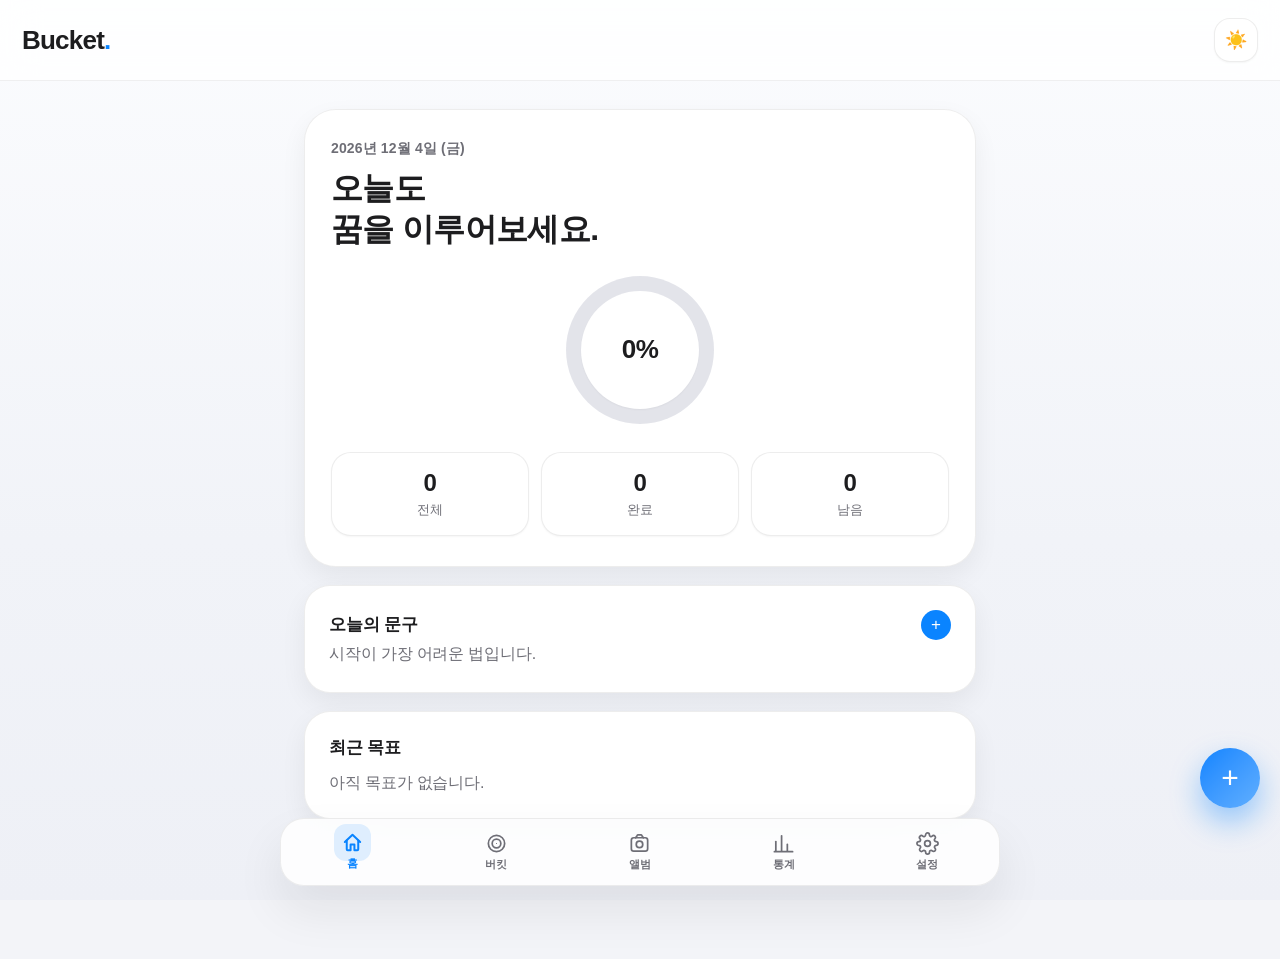
<file: index.html>
<!DOCTYPE html>
<html lang="ko">

<head>

    <meta charset="UTF-8">

    <meta
        name="viewport"
        content="width=device-width, initial-scale=1.0, viewport-fit=cover">

    <meta
        name="theme-color"
        content="#F5F7FB">
    <link rel="manifest" href="manifest.json">
    <title>Bucket</title>

    <link
        rel="stylesheet"
        href="style.css">

    <script
        src="https://accounts.google.com/gsi/client"
        async
        defer
        onload="if(window.onGisLoad){window.onGisLoad();}"></script>

</head>

<body>

    <!-- ========================= -->

    <!-- TOAST / NOTICE -->

    <!-- ========================= -->

    <div class="toastContainer" id="toastContainer"></div>

    <!-- ========================= -->

    <!-- HEADER -->

    <!-- ========================= -->

    <header class="header">

        <div class="logo">

            Bucket<span>.</span>

        </div>

        <div class="headerButtons">

            <button id="themeButton">

                🌙

            </button>

        </div>

    </header>

    <!-- ========================= -->

    <!-- MAIN -->

    <!-- ========================= -->

    <main id="app">

        <!-- ========================= -->

        <!-- HOME -->

        <!-- ========================= -->

        <section
            id="homePage"
            class="page active">

            <div class="heroCard">

                <p
                    class="today"
                    id="todayDate">

                </p>

                <h1>

                    오늘도<br>

                    꿈을 이루어보세요.

                </h1>

                <div class="progressWrapper">

                    <div
                        class="progressCircle"
                        id="progressCircle">

                        <span id="progressPercent">

                            0%

                        </span>

                    </div>

                </div>

                <div class="heroStats">

                    <div class="statCard">

                        <h2 id="totalCount">

                            0

                        </h2>

                        <p>

                            전체

                        </p>

                    </div>

                    <div class="statCard">

                        <h2 id="doneCount">

                            0

                        </h2>

                        <p>

                            완료

                        </p>

                    </div>

                    <div class="statCard">

                        <h2 id="remainCount">

                            0

                        </h2>

                        <p>

                            남음

                        </p>

                    </div>

                </div>

            </div>

            <section class="quoteCard">

                <div class="quoteCardHeader">

                    <h3>

                        오늘의 문구

                    </h3>

                    <button
                        id="addQuoteButton"
                        class="quoteAddButton"
                        title="나만의 문구 추가">

                        +

                    </button>

                </div>

                <p id="todayQuote">

                </p>

            </section>

            <section class="recentCard">

                <h3>

                    최근 목표

                </h3>

                <div
                    id="recentBuckets">

                </div>

            </section>

        </section>

        <!-- ========================= -->

        <!-- BUCKET -->

        <!-- ========================= -->

        <section
            id="bucketPage"
            class="page">

            <div class="searchArea">

                <input
                    id="searchInput"
                    placeholder="버킷 검색">

                <button
                    id="sortButton">

                    ⇅

                </button>

            </div>

            <div
                class="categoryList"
                id="categoryList">

                <button
                    class="category active"
                    data-category="전체">

                    전체

                </button>

                <button
                    class="category"
                    data-category="여행">

                    여행

                </button>

                <button
                    class="category"
                    data-category="자기계발">

                    자기계발

                </button>

                <button
                    class="category"
                    data-category="건강">

                    건강

                </button>

                <button
                    class="category"
                    data-category="재테크">

                    재테크

                </button>

                <button
                    class="category"
                    data-category="취미">

                    취미

                </button>

                <button
                    class="category"
                    data-category="기타">

                    기타

                </button>

            </div>

            <div
                id="bucketList">

            </div>

        </section>

        <!-- ========================= -->

        <!-- GALLERY -->

        <!-- ========================= -->

        <section
            id="galleryPage"
            class="page">

            <div class="galleryHeader">

                <h2>

                    기념 앨범

                </h2>

                <p id="galleryCount">

                    0장

                </p>

            </div>

            <div
                id="galleryGrid"
                class="galleryGrid">

            </div>

        </section>

        <!-- ========================= -->

        <!-- STATS -->

        <!-- ========================= -->

        <section
            id="statsPage"
            class="page">

            <h2>

                통계

            </h2>

            <div
                id="statsContainer">

            </div>

        </section>

                <!-- ========================= -->
        <!-- SETTINGS -->
        <!-- ========================= -->

        <section
            id="settingsPage"
            class="page">

            <h2>

                설정

            </h2>

            <div class="settingsList">

                <div class="settingItem themeSettingItem">

                    <span>🎨 테마</span>

                    <div class="themeOptions" id="themeOptions">

                        <button class="themeOption" data-theme="default">
                            <span class="themeSwatch themeSwatchDefault"></span>
                            기본
                        </button>

                        <button class="themeOption" data-theme="dark">
                            <span class="themeSwatch themeSwatchDark"></span>
                            다크
                        </button>

                        <button class="themeOption" data-theme="apple">
                            <span class="themeSwatch themeSwatchApple"></span>
                            메탈
                        </button>

                        <button class="themeOption" data-theme="glass">
                            <span class="themeSwatch themeSwatchGlass"></span>
                            글래스
                        </button>

                    </div>

                </div>

                <div
                    class="settingItem metalDarkSettingItem"
                    id="metalDarkSettingItem">

                    <span>⛓️ 메탈 다크 모드</span>

                    <button
                        class="switchToggle"
                        id="metalDarkToggle"
                        role="switch"
                        aria-checked="true">

                        <span class="switchKnob"></span>

                    </button>

                </div>

                <button
                    class="settingItem"
                    id="googleDriveButton">

                    <span>☁️ 구글 드라이브 자동 저장</span>

                    <span class="driveStatusWrap">

                        <span id="googleDriveStatus">연결하기</span>

                        <small id="googleDriveTime"></small>

                    </span>

                </button>

                <button
                    class="settingItem"
                    id="exportButton">

                    <span>📤 전체 백업</span>

                    <span>›</span>

                </button>

                <button
                    class="settingItem"
                    id="importButton">

                    <span>📥 전체 가져오기</span>

                    <span>›</span>

                </button>

                <input
                    type="file"
                    id="importFile"
                    accept=".json"
                    hidden>

            

            </div>

            <div class="appInfo">

                <h3>

                    Bucket v0.3

                </h3>

                <p>

                    나만의 버킷리스트를 기록하고
                    목표를 달성해보세요.

                </p>

            </div>

        </section>

    </main>

    <!-- ========================= -->
    <!-- ADD BUTTON -->
    <!-- ========================= -->

    <button
        id="addButton"
        class="fab">

        +

    </button>

    <!-- ========================= -->
    <!-- ADD / EDIT MODAL -->
    <!-- ========================= -->

    <div
        class="modal"
        id="bucketModal">

        <div class="modalSheet">

            <div class="sheetHeader">

                <h2 id="modalTitle">

                    새 버킷리스트

                </h2>

            </div>

            <div class="inputGroup">

                <label>

                    제목

                </label>

                <input
                    id="titleInput"
                    placeholder="예) 오로라 보기">

            </div>

            <div class="inputGroup">

                <label>

                    카테고리

                </label>

                <select
                    id="categoryInput">

                    <option>여행</option>
                    <option>자기계발</option>
                    <option>건강</option>
                    <option>재테크</option>
                    <option>취미</option>
                    <option>기타</option>

                </select>

            </div>

            <div class="doubleRow">

                <div class="inputGroup">

                    <label>

                        목표 날짜

                    </label>

                    <input
                        type="date"
                        id="dateInput">

                </div>

                <div class="inputGroup">

                    <label>

                        중요도

                    </label>

                    <select
                        id="starInput">

                        <option value="false">

                            일반

                        </option>

                        <option value="true">

                            ⭐ 중요

                        </option>

                    </select>

                </div>

            </div>

            <div class="inputGroup">

                <label>

                    메모

                </label>

                <textarea
                    id="memoInput"
                    rows="5"
                    placeholder="메모를 입력하세요."></textarea>

            </div>

            <div class="modalButtons">

                <button
                    id="saveButton"
                    class="primaryButton">

                    저장

                </button>

                <button
                    id="cancelButton"
                    class="secondaryButton">

                    취소

                </button>

            </div>

        </div>

    </div>

    <!-- ========================= -->
    <!-- QUOTE MODAL -->
    <!-- ========================= -->

    <div
        class="modal"
        id="quoteModal">

        <div class="modalSheet">

            <div class="sheetHeader">

                <h2>

                    나만의 문구

                </h2>

            </div>

            <div class="inputGroup">

                <label>

                    새 문구 입력

                </label>

                <textarea
                    id="quoteTextInput"
                    rows="3"
                    placeholder="예) 나만의 응원 문구를 적어보세요."></textarea>

            </div>

            <div class="modalButtons">

                <button
                    id="quoteAddSaveButton"
                    class="primaryButton">

                    추가

                </button>

                <button
                    id="quoteCloseButton"
                    class="secondaryButton">

                    닫기

                </button>

            </div>

            <div
                id="myQuoteList"
                class="myQuoteList">

            </div>

        </div>

    </div>

    <!-- ========================= -->
    <!-- COMPLETE CELEBRATION MODAL -->
    <!-- ========================= -->

    <div
        class="modal"
        id="celebrateModal">

        <div class="modalSheet">

            <div class="sheetHeader celebrateHeader">

                <div class="celebrateEmoji">🎉</div>

                <h2 id="celebrateTitle">

                    목표 달성!

                </h2>

                <p class="celebrateSub">

                    기념 사진을 남겨보세요.

                </p>

            </div>

            <div class="inputGroup">

                <label id="photoInputLabel">

                    기념 사진 (선택)

                </label>

                <p
                    class="photoLimitHint"
                    id="photoLimitHint">

                </p>

                <label
                    class="photoUpload"
                    id="photoUploadArea">

                    <input
                        type="file"
                        id="photoInput"
                        accept="image/*"
                        hidden>

                    <div
                        class="photoPlaceholder"
                        id="photoPlaceholder">

                        <span>📷</span>

                        <p>

                            탭해서 사진 선택

                        </p>

                    </div>

                    <img
                        id="photoPreview"
                        class="photoPreview hidden"
                        alt="기념 사진 미리보기">

                </label>

                <div
                    id="photoPreviewGrid"
                    class="photoPreviewGrid hidden">

                </div>

            </div>

            <div class="modalButtons">

                <button
                    id="celebrateSaveButton"
                    class="primaryButton">

                    완료 저장

                </button>

                <button
                    id="celebrateSkipButton"
                    class="secondaryButton">

                    사진 없이 완료

                </button>

            </div>

        </div>

    </div>

    <!-- ========================= -->
    <!-- PHOTO VIEW MODAL -->
    <!-- ========================= -->

    <div
        class="modal photoViewModal"
        id="photoViewModal">

        <div class="photoViewContent">

            <button
                id="closePhotoView"
                class="photoViewClose">

                ✕

            </button>

            <img
                id="photoViewImage"
                alt="기념 사진">

            <p id="photoViewTitle"></p>

            <p
                id="photoViewBucket"
                class="photoViewBucket">

            </p>

            <div class="photoViewActions">

                <button
                    id="replacePhotoButton"
                    class="photoActionButton replace">

                    교체

                </button>

                <button
                    id="deletePhotoButton"
                    class="photoActionButton delete">

                    삭제

                </button>

            </div>

            <input
                type="file"
                id="replacePhotoInput"
                accept="image/*"
                hidden>

        </div>

    </div>

    <!-- ========================= -->
    <!-- WELCOME / INSTALL GUIDE MODAL -->
    <!-- ========================= -->

    <div
        class="modal"
        id="welcomeModal">

        <div class="modalSheet">

            <div class="sheetHeader welcomeHeader">

                <div class="welcomeEmoji">✨</div>

                <h2>
                    버킷리스트에 오신 걸 환영해요
                </h2>

                <p class="welcomeSub">
                    홈 화면에 추가하면 앱처럼 더 편하게 쓸 수 있어요.
                </p>

            </div>

            <div class="installGuide">

                <div class="installStep">

                    <span class="installStepNum">1</span>

                    <div class="installStepText">
                        <strong>Safari에서 열기</strong>
                        <p>다른 앱 안에서 열었다면 Safari로 열어주세요.</p>
                    </div>

                </div>

                <div class="installStep">

                    <span class="installStepNum">2</span>

                    <div class="installStepText">
                        <strong>공유 버튼 탭하기</strong>
                        <p>화면 하단의 <span class="installIcon">⎋</span> 공유 아이콘을 눌러주세요.</p>
                    </div>

                </div>

                <div class="installStep">

                    <span class="installStepNum">3</span>

                    <div class="installStepText">
                        <strong>더보기 선택</strong>
                        <p>목록을 아래로 내려 "더보기"를 눌러주세요.</p>
                    </div>

                </div>

                <div class="installStep">

                    <span class="installStepNum">4</span>

                    <div class="installStepText">
                        <strong>홈 화면에 추가</strong>
                        <p>"홈 화면에 추가"를 선택하면 아이콘이 생성돼요.</p>
                    </div>

                </div>

            </div>

                <div class="installStep">

                    <span class="installStepNum">5</span>

                    <div class="installStepText">
                        <strong>구글 드라이브 자동 백업</strong>
                        <p>설정에서 구글 드라이브를 연결하면 목표와 사진이 자동으로 백업돼요.</p>
                    </div>

                </div>

            <div class="modalButtons">

                <button
                    id="welcomeCloseButton"
                    class="primaryButton">

                    확인했어요

                </button>

            </div>

        </div>

    </div>

    <!-- ========================= -->
    <!-- BOTTOM NAVIGATION -->
    <!-- ========================= -->

    <nav class="bottomNav">

        <button
            class="navButton active"
            data-page="homePage">

            <span class="navIcon">
                <svg viewBox="0 0 24 24">
                    <path d="M4 11.5 12 4l8 7.5" />
                    <path d="M6 10v9a1 1 0 0 0 1 1h3v-6h4v6h3a1 1 0 0 0 1-1v-9" />
                </svg>
            </span>

            <small>홈</small>

        </button>

        <button
            class="navButton"
            data-page="bucketPage">

            <span class="navIcon">
                <svg viewBox="0 0 24 24">
                    <circle cx="12" cy="12" r="8.5" />
                    <circle cx="12" cy="12" r="4.5" />
                    <circle cx="12" cy="12" r="0.6" fill="currentColor" stroke="none" />
                </svg>
            </span>

            <small>버킷</small>

        </button>

        <button
            class="navButton"
            data-page="galleryPage">

            <span class="navIcon">
                <svg viewBox="0 0 24 24">
                    <rect x="3.5" y="6" width="17" height="14" rx="2.5" />
                    <path d="M8 6l1.6-2.4A1 1 0 0 1 10.5 3h3a1 1 0 0 1 .9.6L16 6" />
                    <circle cx="12" cy="13" r="3.4" />
                </svg>
            </span>

            <small>앨범</small>

        </button>

        <button
            class="navButton"
            data-page="statsPage">

            <span class="navIcon">
                <svg viewBox="0 0 24 24">
                    <path d="M4 20V10" />
                    <path d="M10 20V4" />
                    <path d="M16 20v-7" />
                    <path d="M2.5 20.5h19" />
                </svg>
            </span>

            <small>통계</small>

        </button>

        <button
            class="navButton"
            data-page="settingsPage">

            <span class="navIcon">
                <svg viewBox="0 0 24 24">
                    <circle cx="12" cy="12" r="3" />
                    <path d="M19.4 15a1.65 1.65 0 0 0 .33 1.82l.06.06a2 2 0 1 1-2.83 2.83l-.06-.06a1.65 1.65 0 0 0-1.82-.33 1.65 1.65 0 0 0-1 1.51V21a2 2 0 0 1-4 0v-.09A1.65 1.65 0 0 0 9 19.4a1.65 1.65 0 0 0-1.82.33l-.06.06a2 2 0 1 1-2.83-2.83l.06-.06a1.65 1.65 0 0 0 .33-1.82 1.65 1.65 0 0 0-1.51-1H3a2 2 0 0 1 0-4h.09A1.65 1.65 0 0 0 4.6 9a1.65 1.65 0 0 0-.33-1.82l-.06-.06a2 2 0 1 1 2.83-2.83l.06.06a1.65 1.65 0 0 0 1.82.33H9a1.65 1.65 0 0 0 1-1.51V3a2 2 0 0 1 4 0v.09a1.65 1.65 0 0 0 1 1.51 1.65 1.65 0 0 0 1.82-.33l.06-.06a2 2 0 1 1 2.83 2.83l-.06.06a1.65 1.65 0 0 0-.33 1.82V9a1.65 1.65 0 0 0 1.51 1H21a2 2 0 0 1 0 4h-.09a1.65 1.65 0 0 0-1.51 1z" />
                </svg>
            </span>

            <small>설정</small>

        </button>

    </nav>

    <script src="app.js"></script>
    <script src="enhance.js"></script>

</body>

</html>
</file>
<file: style.css>
/* =======================================================
   Bucket — Apple HIG–grade visual redesign
   All functionality, structure, IDs and classes are untouched.
   Only presentation (color, type, spacing, motion) changed.
======================================================= */

*{
    margin:0;
    padding:0;
    box-sizing:border-box;
    -webkit-tap-highlight-color:transparent;
}

:root{

    /* ---- accent palette ---- */
    --blue:#0A84FF;
    --green:#30D158;
    --orange:#FF9F0A;
    --red:#FF3B30;
    --purple:#AF52DE;

    /* ---- surfaces (Light) ---- */
    --background:#F3F4F8;
    --card:#FFFFFF;
    --surface:#FFFFFF;
    --surface-alt:#F3F4F7;
    --secondary-btn:#ECEDF1;

    --nav-bg:rgba(255,255,255,.86);
    --header-bg:rgba(255,255,255,.78);
    --header-border:rgba(0,0,0,.06);

    --text:#1D1D1F;
    --sub:#6E6E76;

    --track-bg:#E3E4EA;
    --border:rgba(0,0,0,.07);

    --card-blur:0px;
    --nav-blur:22px;
    --header-blur:18px;

    --shadow-1:0 1px 2px rgba(20,20,25,.04);
    --shadow-2:0 10px 26px rgba(20,20,25,.06);
    --shadow-3:0 24px 48px rgba(20,20,25,.08);
    --shadow:var(--shadow-2);

    --body-bg:
    linear-gradient(180deg,#FBFCFE 0%,#F1F3F8 60%,#EEF0F6 100%);

    /* ---- geometry ---- */
    --r-xs:12px;
    --r-sm:16px;
    --r-md:20px;
    --r-lg:26px;
    --r-xl:32px;
    --radius:26px;

    /* ---- motion ---- */
    --ease:cubic-bezier(.22,1,.36,1);
    --spring:cubic-bezier(.34,1.56,.64,1);
    --fast:.14s;
    --base:.24s;
    --slow:.42s;

}

@media (prefers-reduced-motion: reduce){
    *,*::before,*::after{
        animation-duration:.001ms !important;
        animation-iteration-count:1 !important;
        transition-duration:.001ms !important;
        scroll-behavior:auto !important;
    }
}

html{
    scroll-behavior:smooth;
    -webkit-text-size-adjust:100%;
}

body{

    font-family:
    -apple-system,BlinkMacSystemFont,"SF Pro Text","SF Pro Display",
    "Pretendard Variable",Pretendard,-apple-system,
    "Apple SD Gothic Neo","Segoe UI",sans-serif;

    -webkit-font-smoothing:antialiased;
    text-rendering:optimizeLegibility;
    letter-spacing:-.011em;

    background:var(--body-bg);
    background-attachment:fixed;
    background-color:var(--background);

    color:var(--text);

    min-height:100vh;
    min-height:calc(var(--vh,1vh) * 100);

    padding-bottom:132px;

    transition:background .5s var(--ease),color .35s var(--ease);
}

/* ===================================== */
/* THEME: DARK — deep OLED                */
/* ===================================== */

body.dark{

    --blue:#3B9EFF;
    --green:#32D74B;
    --orange:#FF9F0A;
    --red:#FF453A;
    --purple:#BF5AF2;

    --background:#000000;
    --card:#1C1C1E;

    --surface:#1C1C1E;
    --surface-alt:#242426;
    --secondary-btn:#2C2C2E;

    --nav-bg:rgba(20,20,22,.86);
    --header-bg:rgba(0,0,0,.66);
    --header-border:rgba(255,255,255,.08);

    --text:#F5F5F7;
    --sub:#98989D;

    --border:rgba(255,255,255,.08);
    --track-bg:#3A3A3C;

    --card-blur:0px;

    --shadow-1:0 1px 0 rgba(255,255,255,.03);
    --shadow-2:0 16px 34px rgba(0,0,0,.55);
    --shadow-3:0 30px 60px rgba(0,0,0,.65);
    --shadow:var(--shadow-2);

    --body-bg:#000000;

}

body.dark .heroCard,
body.dark .quoteCard,
body.dark .recentCard,
body.dark .bucketCard,
body.dark .statsCard,
body.dark .settingItem,
body.dark .modalSheet,
body.dark .galleryEmpty{
    border:1px solid var(--border);
}

/* ===================================== */
/* THEME: APPLE — brushed graphite metal  */
/* ===================================== */

body.apple{

    --blue:#9FB3C7;
    --green:#32D74B;
    --orange:#FF9F0A;
    --red:#FF453A;
    --purple:#BCA9E0;

    --metal-blue:
    linear-gradient(135deg,
        #E7ECF0 0%,#BFCBD3 26%,#7E93A3 52%,#4C5C6C 78%,#28323A 100%);
    --metal-blue-flat:#5B7185;

    --background:#232427;
    --card:rgba(255,255,255,.045);

    --surface:#2E3033;
    --surface-alt:#282A2D;
    --secondary-btn:#3A3C40;

    --nav-bg:rgba(24,25,27,.82);
    --header-bg:rgba(21,22,24,.7);
    --header-border:rgba(255,255,255,.07);

    --text:#F0F1F3;
    --sub:#96999E;

    --shadow-1:0 1px 0 rgba(255,255,255,.04);
    --shadow-2:0 16px 36px rgba(0,0,0,.38);
    --shadow-3:0 28px 56px rgba(0,0,0,.5);
    --shadow:var(--shadow-2);

    --border:rgba(255,255,255,.08);
    --track-bg:#1B1C1E;

    --body-bg:
    radial-gradient(circle at 16% -8%, #4b4e52, transparent 55%),
    radial-gradient(circle at 92% 108%, #34373a, transparent 55%),
    linear-gradient(165deg,#2c2e31,#1c1d1f 62%,#131415);

    font-family:
    -apple-system,BlinkMacSystemFont,"SF Pro Display","SF Pro Text",
    "Pretendard Variable",Pretendard,sans-serif;

    letter-spacing:-.015em;

}

body.apple .heroCard,
body.apple .quoteCard,
body.apple .recentCard,
body.apple .bucketCard,
body.apple .statsCard,
body.apple .settingItem,
body.apple .modalSheet{

    border:1px solid rgba(255,255,255,.07);
    background-image:
    linear-gradient(160deg,rgba(255,255,255,.05),rgba(255,255,255,.015) 45%,rgba(0,0,0,.10));

}

body.apple .header,
body.apple .bottomNav,
body.apple .headerButtons button,
body.apple .statCard,
body.apple .recentItem,
body.apple .tag,
body.apple .category,
body.apple #sortButton,
body.apple .searchArea input{

    border:1px solid rgba(255,255,255,.07);
    background-image:
    linear-gradient(160deg,rgba(255,255,255,.045),rgba(255,255,255,0) 55%);

}

body.apple .primaryButton,
body.apple .quoteAddButton,
body.apple .fab{

    background:var(--metal-blue);
    background-size:100% 220%;
    background-position:0 15%;
    color:#F1F4F6;
    border:1px solid rgba(255,255,255,.22);
    text-shadow:0 1px 1px rgba(0,0,0,.3);

    box-shadow:
    0 10px 22px rgba(0,0,0,.35),
    inset 0 1px 0 rgba(255,255,255,.4),
    inset 0 -5px 9px rgba(0,0,0,.2);

}

body.apple .category.active{

    background:var(--metal-blue);
    background-size:100% 100%;
    background-repeat:no-repeat;
    color:#F1F4F6;
    border:1px solid rgba(255,255,255,.22);
    text-shadow:0 1px 1px rgba(0,0,0,.3);

    box-shadow:
    0 8px 16px rgba(0,0,0,.3),
    inset 0 1px 0 rgba(255,255,255,.4),
    inset 0 -3px 6px rgba(0,0,0,.18);

    transform:translateZ(0);

}

body.apple .fab{
    box-shadow:
    0 16px 34px rgba(0,0,0,.42),
    inset 0 1px 0 rgba(255,255,255,.45),
    inset 0 -7px 12px rgba(0,0,0,.26);
}

body.apple .navButton.active{
    color:#DCE3E9;
    text-shadow:0 0 8px rgba(159,179,199,.5);
}

body.apple .navButton.active .navIcon svg{
    filter:drop-shadow(0 0 5px rgba(159,179,199,.5));
}

body.apple .chartBar{
    background:#1B1C1E;
    box-shadow:inset 0 1px 3px rgba(0,0,0,.45);
}

body.apple .chartFill{
    background:var(--metal-blue);
    background-size:220% 100%;
    box-shadow:inset 0 1px 0 rgba(255,255,255,.35);
}

body.apple .progressCircle{
    box-shadow:
    inset 0 2px 4px rgba(255,255,255,.12),
    inset 0 -2px 6px rgba(0,0,0,.35);
}

body.apple .logo span{
    background:var(--metal-blue);
    -webkit-background-clip:text;
    background-clip:text;
    color:transparent;
}

body.apple{
    --metal-silver:
    linear-gradient(135deg,#F4F5F6 0%,#DBDEE1 20%,#AFB4B9 46%,#71767C 72%,#34363A 100%);
    --metal-graphite:
    linear-gradient(135deg,#E3E5E7 0%,#C0C4C8 20%,#888D92 46%,#4E5257 72%,#202224 100%);
    --metal-charcoal:
    linear-gradient(135deg,#D2D4D6 0%,#A4A8AC 20%,#666A6E 46%,#363839 72%,#131415 100%);
}

body.apple .bucketButtons button{
    background-size:100% 220%;
    background-position:0 15%;
    border:1px solid rgba(255,255,255,.22);
    text-shadow:0 1px 1px rgba(0,0,0,.3);
    box-shadow:
    0 8px 18px rgba(0,0,0,.35),
    inset 0 1px 0 rgba(255,255,255,.4),
    inset 0 -5px 9px rgba(0,0,0,.2);
}

body.apple .completeButton{
    background:var(--metal-silver);
    color:#1C1D1F;
    text-shadow:0 1px 0 rgba(255,255,255,.35);
}

body.apple .editButton{ background:var(--metal-graphite); }
body.apple .deleteButton{ background:var(--metal-charcoal); }

/* ----- metal dark mode off: brighter brushed aluminum ----- */

body.apple.metalLight{

    --background:#E8E9EC;
    --card:rgba(255,255,255,.6);

    --surface:#F3F4F6;
    --surface-alt:#EAEBED;
    --secondary-btn:#DEE0E2;

    --nav-bg:rgba(255,255,255,.82);
    --header-bg:rgba(255,255,255,.72);
    --header-border:rgba(0,0,0,.06);

    --text:#1C1D1F;
    --sub:#6A6D72;

    --shadow-2:0 16px 34px rgba(0,0,0,.09);
    --shadow:var(--shadow-2);
    --border:rgba(0,0,0,.06);
    --track-bg:#D5D7DA;

    --body-bg:
    radial-gradient(circle at 16% -8%, #ffffff, transparent 55%),
    radial-gradient(circle at 92% 108%, #eef0f2, transparent 55%),
    linear-gradient(165deg,#f5f6f7,#e5e7e9 60%,#d7d9dc);

}

body.apple.metalLight .heroCard,
body.apple.metalLight .quoteCard,
body.apple.metalLight .recentCard,
body.apple.metalLight .bucketCard,
body.apple.metalLight .statsCard,
body.apple.metalLight .settingItem,
body.apple.metalLight .modalSheet{
    border:1px solid rgba(0,0,0,.05);
    background-image:
    linear-gradient(155deg,rgba(255,255,255,.55),rgba(255,255,255,.12) 45%,rgba(0,0,0,.015));
}

body.apple.metalLight .header,
body.apple.metalLight .bottomNav,
body.apple.metalLight .headerButtons button,
body.apple.metalLight .statCard,
body.apple.metalLight .recentItem,
body.apple.metalLight .tag,
body.apple.metalLight .category,
body.apple.metalLight #sortButton,
body.apple.metalLight .searchArea input{
    border:1px solid rgba(0,0,0,.05);
    background-image:
    linear-gradient(160deg,rgba(255,255,255,.45),rgba(255,255,255,0) 55%);
}

body.apple.metalLight .navButton.active{
    color:#3A4A57;
    text-shadow:none;
}

body.apple.metalLight .navButton.active .navIcon svg{
    filter:none;
}

body.apple.metalLight .chartBar{
    background:#D5D7DA;
    box-shadow:inset 0 1px 3px rgba(0,0,0,.12);
}

body.apple.metalLight .category{
    box-shadow:0 3px 8px rgba(0,0,0,.05);
}

body.apple.metalLight .category.active{
    background:
    linear-gradient(135deg,#EEF0F2 0%,#CDD1D5 35%,#9BA0A5 70%,#6E7276 100%);
    color:#1C1D1F;
    text-shadow:none;
    border:1px solid rgba(0,0,0,.07);
    box-shadow:
    0 5px 12px rgba(0,0,0,.12),
    inset 0 1px 0 rgba(255,255,255,.5);
}

/* ===================================== */
/* THEME: GLASS — refined liquid glass    */
/* ===================================== */

body.glass{

    --blue:#0A84FF;
    --green:#30D158;
    --orange:#FF9F0A;
    --red:#FF453A;
    --purple:#BF5AF2;

    --background:#EBEFFA;
    --card:rgba(255,255,255,.5);

    --surface:rgba(255,255,255,.66);
    --surface-alt:rgba(255,255,255,.42);
    --secondary-btn:rgba(255,255,255,.55);

    --nav-bg:rgba(255,255,255,.5);
    --header-bg:rgba(255,255,255,.4);
    --header-border:rgba(255,255,255,.6);

    --text:#0C0C10;
    --sub:#4C4C57;

    --shadow-1:0 1px 2px rgba(31,38,135,.06);
    --shadow-2:0 20px 46px rgba(31,38,135,.14);
    --shadow-3:0 32px 64px rgba(31,38,135,.18);
    --shadow:var(--shadow-2);

    --border:rgba(255,255,255,.65);
    --track-bg:rgba(255,255,255,.4);

    --card-blur:30px;
    --nav-blur:34px;
    --header-blur:28px;

    --body-bg:
    radial-gradient(circle at 12% 6%, rgba(255,150,190,.38), transparent 42%),
    radial-gradient(circle at 88% 12%, rgba(130,175,255,.42), transparent 45%),
    radial-gradient(circle at 30% 92%, rgba(150,240,210,.34), transparent 45%),
    linear-gradient(180deg,#e3ecff,#eef1ff);

}

body.glass .heroCard,
body.glass .quoteCard,
body.glass .recentCard,
body.glass .bucketCard,
body.glass .statsCard,
body.glass .settingItem,
body.glass .modalSheet,
body.glass .header,
body.glass .bottomNav,
body.glass .headerButtons button,
body.glass .galleryItem,
body.glass .galleryEmpty{

    backdrop-filter:blur(var(--card-blur)) saturate(165%);
    -webkit-backdrop-filter:blur(var(--card-blur)) saturate(165%);

    border:1px solid var(--border);
    box-shadow:var(--shadow), inset 0 1px 0 rgba(255,255,255,.55);

}

body.glass .progressCircle::after{ background:#FFFFFF; }

body.glass .fab{
    background:linear-gradient(135deg,rgba(10,132,255,.92),rgba(120,170,255,.78));
    backdrop-filter:blur(12px);
    border:1px solid rgba(255,255,255,.5);
}

body.glass .primaryButton{ backdrop-filter:blur(12px); }

/* ===================================== */
/* BASE ELEMENTS                          */
/* ===================================== */

button,input,textarea,select{ font:inherit; color:inherit; }

button{
    border:none;
    background:none;
    cursor:pointer;
    -webkit-user-select:none;
    user-select:none;
}

input,textarea,select{
    border:none;
    outline:none;
    background:transparent;
}

::-webkit-scrollbar{ display:none; }

::selection{
    background:color-mix(in srgb, var(--blue) 30%, transparent);
}

/* focus visibility for keyboard users */
button:focus-visible,
input:focus-visible,
textarea:focus-visible,
select:focus-visible,
.category:focus-visible,
.navButton:focus-visible{
    outline:2px solid var(--blue);
    outline-offset:2px;
}

/* ===================================== */
/* HEADER                                 */
/* ===================================== */

.header{
    position:sticky;
    top:0;
    z-index:100;
    display:flex;
    justify-content:space-between;
    align-items:center;
    padding:18px 22px;
    backdrop-filter:blur(var(--header-blur));
    -webkit-backdrop-filter:blur(var(--header-blur));
    background:var(--header-bg);
    border-bottom:1px solid var(--header-border);
    transition:background .35s var(--ease), border-color .35s var(--ease);
}

.logo{
    font-size:26px;
    font-weight:700;
    letter-spacing:-.03em;
}

.logo span{ color:var(--blue); }

.headerButtons{ display:flex; gap:10px; }

.headerButtons button{
    width:44px;
    height:44px;
    border-radius:var(--r-sm);
    background:var(--surface);
    border:1px solid var(--border);
    box-shadow:var(--shadow-1);
    font-size:18px;
    display:flex;
    align-items:center;
    justify-content:center;
    transition:transform var(--fast) var(--ease), box-shadow var(--fast) var(--ease);
}

.headerButtons button:hover{ transform:translateY(-1px); box-shadow:var(--shadow-2); }
.headerButtons button:active{ transform:scale(.93); box-shadow:var(--shadow-1); }

/* ===================================== */
/* PAGE TRANSITIONS                       */
/* ===================================== */

main{
    max-width:720px;
    margin:auto;
    padding:20px 20px 8px;
}

.page{ display:none; }

.page.active{
    display:block;
    animation:pageIn var(--slow) var(--ease);
}

@keyframes pageIn{
    from{ opacity:0; transform:translateY(14px); }
    to{ opacity:1; transform:none; }
}

@keyframes fade{
    from{ opacity:0; transform:translateY(14px); }
    to{ opacity:1; transform:none; }
}

/* ===================================== */
/* HOME — HERO                            */
/* ===================================== */

.heroCard{
    padding:30px 26px;
    border-radius:var(--r-xl);
    background:var(--card);
    backdrop-filter:blur(var(--card-blur));
    -webkit-backdrop-filter:blur(var(--card-blur));
    border:1px solid var(--border);
    box-shadow:var(--shadow);
}

.today{
    color:var(--sub);
    font-size:14px;
    font-weight:600;
    letter-spacing:.01em;
    margin-bottom:10px;
}

.heroCard h1{
    font-size:28px;
    font-weight:700;
    line-height:1.28;
    letter-spacing:-.02em;
    margin-bottom:26px;
}

.progressWrapper{ display:flex; justify-content:center; }

.progressCircle{
    width:148px;
    height:148px;
    border-radius:50%;
    background:conic-gradient(var(--blue) 0deg, var(--track-bg) 0deg);
    position:relative;
    display:flex;
    align-items:center;
    justify-content:center;
    animation:ringIn .6s var(--ease);
}

@keyframes ringIn{
    from{ opacity:0; transform:scale(.85); }
    to{ opacity:1; transform:none; }
}

.progressCircle::after{
    content:"";
    position:absolute;
    width:118px;
    height:118px;
    border-radius:50%;
    background:var(--surface);
    box-shadow:var(--shadow-1);
}

.progressCircle span{
    position:relative;
    z-index:2;
    font-size:26px;
    font-weight:700;
    letter-spacing:-.02em;
}

.heroStats{
    display:grid;
    grid-template-columns:repeat(3,1fr);
    gap:12px;
    margin-top:28px;
}

.statCard{
    background:var(--surface);
    border:1px solid var(--border);
    border-radius:var(--r-md);
    padding:16px 8px;
    text-align:center;
    box-shadow:var(--shadow-1);
    transition:transform var(--base) var(--ease), box-shadow var(--base) var(--ease);
}

.statCard:hover{ transform:translateY(-2px); box-shadow:var(--shadow-2); }

.statCard h2{
    font-size:24px;
    font-weight:700;
    letter-spacing:-.02em;
    margin-bottom:4px;
    font-variant-numeric:tabular-nums;
}

.statCard p{ color:var(--sub); font-size:13px; font-weight:500; }

/* ===================================== */
/* HOME — QUOTE / RECENT                  */
/* ===================================== */

.quoteCard,
.recentCard{
    margin-top:18px;
    padding:24px;
    border-radius:var(--r-lg);
    background:var(--card);
    backdrop-filter:blur(var(--card-blur));
    -webkit-backdrop-filter:blur(var(--card-blur));
    border:1px solid var(--border);
    box-shadow:var(--shadow);
}

.quoteCard h3,
.recentCard h3{
    font-size:17px;
    font-weight:700;
    letter-spacing:-.01em;
    margin-bottom:14px;
}

.quoteCardHeader{
    display:flex;
    align-items:center;
    justify-content:space-between;
}

.quoteCardHeader h3{ margin-bottom:0; }

.quoteAddButton{
    width:30px;
    height:30px;
    border-radius:50%;
    background:var(--blue);
    color:#fff;
    font-size:17px;
    line-height:1;
    display:flex;
    align-items:center;
    justify-content:center;
    flex-shrink:0;
    transition:transform var(--fast) var(--spring), box-shadow var(--fast) var(--ease);
}

.quoteAddButton:hover{ transform:scale(1.08); }
.quoteAddButton:active{ transform:scale(.92); }

.myQuoteList{
    margin-top:18px;
    display:flex;
    flex-direction:column;
    gap:8px;
    max-height:240px;
    overflow-y:auto;
}

.myQuoteItem{
    display:flex;
    align-items:center;
    justify-content:space-between;
    gap:10px;
    padding:13px 15px;
    border-radius:var(--r-sm);
    background:var(--surface-alt);
    transition:background var(--base) var(--ease);
}

.myQuoteItem p{ font-size:14px; line-height:1.55; word-break:break-word; }

.myQuoteDelete{
    color:var(--red);
    font-size:15px;
    flex-shrink:0;
    transition:transform var(--fast) var(--ease);
}
.myQuoteDelete:active{ transform:scale(.85); }

.myQuoteEmpty{
    text-align:center;
    color:var(--sub);
    font-size:14px;
    padding:8px 0;
}

#todayQuote{
    font-size:16px;
    line-height:1.75;
    color:var(--sub);
    font-weight:500;
}

#recentBuckets{ display:flex; flex-direction:column; gap:10px; }

.recentItem{
    background:var(--surface);
    border:1px solid var(--border);
    padding:15px 16px;
    border-radius:var(--r-md);
    display:flex;
    justify-content:space-between;
    align-items:center;
    transition:transform var(--base) var(--ease), box-shadow var(--base) var(--ease);
}

.recentItem:hover{ transform:translateY(-2px) translateX(1px); box-shadow:var(--shadow-1); }

.recentTitle{ font-weight:600; font-size:15px; }
.recentDate{ font-size:12.5px; color:var(--sub); font-weight:500; }

/* ===================================== */
/* SEARCH                                 */
/* ===================================== */

.searchArea{ display:flex; gap:10px; margin-bottom:18px; }

.searchArea input{
    flex:1;
    height:50px;
    padding:0 16px;
    border-radius:var(--r-md);
    background:var(--surface);
    border:1px solid var(--border);
    color:var(--text);
    font-size:15px;
    box-shadow:var(--shadow-1);
    transition:box-shadow var(--base) var(--ease), border-color var(--base) var(--ease);
}

.searchArea input::placeholder{ color:var(--sub); }

.searchArea input:focus{
    box-shadow:0 0 0 3px color-mix(in srgb, var(--blue) 22%, transparent), var(--shadow-1);
}

#sortButton{
    width:50px;
    height:50px;
    border-radius:var(--r-md);
    background:var(--surface);
    border:1px solid var(--border);
    color:var(--text);
    box-shadow:var(--shadow-1);
    font-size:19px;
    transition:transform var(--fast) var(--ease), box-shadow var(--fast) var(--ease);
}

#sortButton:hover{ transform:translateY(-1px); box-shadow:var(--shadow-2); }
#sortButton:active{ transform:scale(.93); }

/* ===================================== */
/* CATEGORY                               */
/* ===================================== */

.categoryList{
    display:flex;
    gap:8px;
    overflow-x:auto;
    padding-bottom:8px;
    margin-bottom:18px;
}

.category{
    white-space:nowrap;
    padding:9px 16px;
    border-radius:var(--r-pill,999px);
    background:var(--surface);
    border:1px solid var(--border);
    color:var(--text);
    font-size:14px;
    font-weight:500;
    box-shadow:var(--shadow-1);
    transition:background var(--base) var(--ease), color var(--base) var(--ease),
        transform var(--fast) var(--ease), box-shadow var(--base) var(--ease);
    transform:translateZ(0);
}

.category:active{ transform:scale(.95); }

.category.active{
    background:var(--blue);
    border-color:var(--blue);
    color:#fff;
    font-weight:600;
    box-shadow:0 8px 18px color-mix(in srgb, var(--blue) 35%, transparent);
}

/* ===================================== */
/* BUCKET CARD                            */
/* ===================================== */

#bucketList{ display:flex; flex-direction:column; gap:14px; }

.empty{
    text-align:center;
    color:var(--sub);
    padding:56px 20px;
    border-radius:var(--r-lg);
    background:var(--card);
    border:1px solid var(--border);
    font-size:15px;
    line-height:1.7;
}

.bucketCard{
    padding:22px;
    border-radius:var(--r-lg);
    background:var(--card);
    backdrop-filter:blur(var(--card-blur));
    -webkit-backdrop-filter:blur(var(--card-blur));
    border:1px solid var(--border);
    box-shadow:var(--shadow);
    transition:transform var(--base) var(--ease), box-shadow var(--base) var(--ease);
    animation:fade var(--slow) var(--ease);
    will-change:transform;
}

.bucketCard:hover{ transform:translateY(-3px); box-shadow:var(--shadow-3); }

/* gentle stagger for freshly rendered lists */
#bucketList .bucketCard:nth-child(1){ animation-delay:.02s; }
#bucketList .bucketCard:nth-child(2){ animation-delay:.06s; }
#bucketList .bucketCard:nth-child(3){ animation-delay:.10s; }
#bucketList .bucketCard:nth-child(4){ animation-delay:.14s; }
#bucketList .bucketCard:nth-child(5){ animation-delay:.18s; }
#bucketList .bucketCard:nth-child(n+6){ animation-delay:.2s; }

.bucketHeader{
    display:flex;
    justify-content:space-between;
    align-items:flex-start;
    gap:10px;
    margin-bottom:14px;
}

.bucketTitle{
    font-size:19px;
    font-weight:700;
    line-height:1.35;
    letter-spacing:-.01em;
}

.bucketStar{ font-size:19px; flex-shrink:0; transition:transform var(--fast) var(--spring); }

.bucketTags{ display:flex; flex-wrap:wrap; gap:6px; margin-bottom:14px; }

.tag{
    padding:6px 12px;
    border-radius:var(--r-pill,999px);
    background:var(--surface-alt);
    border:1px solid var(--border);
    font-size:12.5px;
    font-weight:500;
    color:var(--sub);
}

.bucketMemo{
    line-height:1.75;
    color:var(--sub);
    font-size:14.5px;
    margin-bottom:18px;
}

.bucketButtons{ display:flex; gap:8px; }

.bucketButtons button{
    flex:1;
    height:44px;
    border-radius:var(--r-sm);
    color:white;
    font-weight:600;
    font-size:14px;
    transition:transform var(--fast) var(--ease), box-shadow var(--fast) var(--ease), filter var(--fast) var(--ease);
    box-shadow:var(--shadow-1);
}

.bucketButtons button:hover{ transform:translateY(-1px); filter:brightness(1.04); }
.bucketButtons button:active{ transform:scale(.96); filter:brightness(.96); }

.completeButton{ background:var(--green); }
.editButton{ background:var(--orange); }
.deleteButton{ background:var(--red); }

.completed{ opacity:.62; }
.completed .bucketTitle{ text-decoration:line-through; text-decoration-thickness:1.5px; }

/* ===================================== */
/* CELEBRATION PHOTO                      */
/* ===================================== */

.celebrateHeader{ text-align:center; }

.celebrateEmoji{
    font-size:44px;
    margin-bottom:6px;
    animation:pop .5s var(--spring);
}

@keyframes pop{
    from{ opacity:0; transform:scale(.6) rotate(-8deg); }
    to{ opacity:1; transform:none; }
}

.celebrateSub{ color:var(--sub); margin-top:6px; line-height:1.6; font-size:14.5px; }

/* ===================================== */
/* WELCOME / INSTALL GUIDE                */
/* ===================================== */

.welcomeHeader{ text-align:center; }
.welcomeEmoji{ font-size:40px; margin-bottom:6px; }
.welcomeSub{ color:var(--sub); margin-top:6px; line-height:1.6; font-size:14.5px; }

.installGuide{ display:flex; flex-direction:column; gap:10px; margin-bottom:22px; }

.installStep{
    display:flex;
    align-items:flex-start;
    gap:14px;
    padding:15px 16px;
    border-radius:var(--r-md);
    background:var(--surface-alt);
    border:1px solid var(--border);
}

.installStepNum{
    flex-shrink:0;
    width:26px;
    height:26px;
    border-radius:50%;
    background:var(--blue);
    color:white;
    font-size:13px;
    font-weight:700;
    display:flex;
    align-items:center;
    justify-content:center;
}

.installStepText strong{ display:block; margin-bottom:3px; font-size:14.5px; font-weight:600; }
.installStepText p{ color:var(--sub); font-size:13px; line-height:1.6; }
.installIcon{ font-weight:700; }

.welcomeDriveNote{
    display:flex;
    align-items:flex-start;
    gap:10px;
    margin-top:16px;
    padding:14px 15px;
    border-radius:var(--r-sm);
    background:var(--surface-alt);
    border:1px solid var(--border);
    color:var(--sub);
    font-size:13px;
    line-height:1.55;
}

.welcomeDriveIcon{ font-size:15px; flex-shrink:0; line-height:1.4; }

body.apple .welcomeDriveNote{
    background:rgba(255,255,255,.05);
    border:1px solid rgba(255,255,255,.07);
}

body.apple .installStepNum{
    background:var(--metal-blue);
    color:#F1F4F6;
    text-shadow:0 1px 1px rgba(0,0,0,.3);
}

/* ===================================== */
/* PHOTOS                                 */
/* ===================================== */

.photoUpload{ display:block; cursor:pointer; }

.photoPlaceholder{
    display:flex;
    flex-direction:column;
    align-items:center;
    justify-content:center;
    gap:8px;
    min-height:168px;
    border-radius:var(--r-md);
    border:1.5px dashed color-mix(in srgb, var(--blue) 32%, transparent);
    background:var(--surface-alt);
    color:var(--sub);
    transition:border-color var(--base) var(--ease), background var(--base) var(--ease);
}

.photoPlaceholder:hover{
    border-color:color-mix(in srgb, var(--blue) 55%, transparent);
}

.photoPlaceholder span{ font-size:32px; }

.photoPreview{
    width:100%;
    max-height:230px;
    object-fit:cover;
    border-radius:var(--r-md);
    box-shadow:var(--shadow-2);
}

.hidden{ display:none !important; }

.removePhotoButton{ margin-top:8px; color:var(--red); font-size:13.5px; font-weight:600; }

.bucketPhoto{
    margin-bottom:14px;
    border-radius:var(--r-sm);
    overflow:hidden;
    cursor:pointer;
    position:relative;
}

.bucketPhoto img{
    width:100%;
    max-height:190px;
    object-fit:cover;
    display:block;
    transition:transform var(--base) var(--ease);
}

.bucketPhoto:hover img{ transform:scale(1.025); }

.bucketPhotoLabel{
    position:absolute;
    left:10px;
    bottom:10px;
    padding:5px 11px;
    border-radius:var(--r-pill,999px);
    background:rgba(0,0,0,.55);
    color:white;
    font-size:11.5px;
    font-weight:600;
    backdrop-filter:blur(8px);
}

.photoButton{ background:var(--purple) !important; }

.photoViewModal{ align-items:center; }

.photoViewContent{
    position:relative;
    width:calc(100% - 40px);
    max-width:720px;
    text-align:center;
}

.photoViewContent img{
    width:100%;
    max-height:68vh;
    object-fit:contain;
    border-radius:var(--r-lg);
    box-shadow:0 30px 60px rgba(0,0,0,.4);
}

.photoViewContent p{ margin-top:14px; color:white; font-size:17px; font-weight:600; }

.photoViewClose{
    position:absolute;
    top:-46px;
    right:0;
    width:38px;
    height:38px;
    border-radius:50%;
    background:rgba(255,255,255,.18);
    color:white;
    font-size:17px;
    backdrop-filter:blur(8px);
    transition:transform var(--fast) var(--ease), background var(--fast) var(--ease);
}

.photoViewClose:hover{ background:rgba(255,255,255,.28); }
.photoViewClose:active{ transform:scale(.9); }

.photoLimitHint{ font-size:12.5px; color:var(--sub); margin-bottom:4px; }

.photoPreviewGrid{
    display:grid;
    grid-template-columns:repeat(3,1fr);
    gap:8px;
    margin-top:10px;
}

.previewItem{
    position:relative;
    border-radius:var(--r-sm);
    overflow:hidden;
    aspect-ratio:1;
}

.previewItem img{ width:100%; height:100%; object-fit:cover; display:block; }

.previewRemove{
    position:absolute;
    top:6px;
    right:6px;
    width:26px;
    height:26px;
    border-radius:50%;
    background:rgba(0,0,0,.55);
    color:white;
    font-size:13px;
    transition:transform var(--fast) var(--ease);
}

.previewRemove:active{ transform:scale(.88); }

.bucketPhotoGrid{
    display:grid;
    grid-template-columns:repeat(3,1fr);
    gap:8px;
    margin-bottom:14px;
}

.bucketPhotoGrid .bucketPhoto{ margin-bottom:0; aspect-ratio:1; }
.bucketPhotoGrid .bucketPhoto img{ width:100%; height:100%; max-height:none; }

.bucketPhotoCount{
    grid-column:1 / -1;
    font-size:12.5px;
    color:var(--sub);
    margin-bottom:2px;
}

.photoViewBucket{ margin-top:6px; color:rgba(255,255,255,.75); font-size:13.5px; }

.photoViewActions{ display:flex; gap:10px; justify-content:center; margin-top:18px; }

.photoActionButton{
    min-width:104px;
    height:44px;
    border-radius:var(--r-sm);
    font-weight:700;
    font-size:14px;
    color:white;
    transition:transform var(--fast) var(--ease), filter var(--fast) var(--ease);
}

.photoActionButton:hover{ filter:brightness(1.05); }
.photoActionButton:active{ transform:scale(.95); }

.photoActionButton.replace{ background:var(--orange); }
.photoActionButton.delete{ background:var(--red); }

/* ===================================== */
/* GALLERY PAGE                           */
/* ===================================== */

.galleryHeader{ display:flex; justify-content:space-between; align-items:flex-end; margin-bottom:20px; }

.galleryHeader h2{ font-size:25px; font-weight:700; letter-spacing:-.02em; }
.galleryHeader p{ color:var(--sub); font-size:14px; font-weight:500; }

.galleryGrid{ display:grid; grid-template-columns:repeat(2,1fr); gap:12px; }

.galleryItem{
    position:relative;
    border-radius:var(--r-md);
    overflow:hidden;
    background:var(--card);
    border:1px solid var(--border);
    box-shadow:var(--shadow);
    cursor:pointer;
    aspect-ratio:1;
}

.galleryItem img{
    width:100%;
    height:100%;
    object-fit:cover;
    display:block;
    transition:transform var(--base) var(--ease);
}

.galleryItem:hover img{ transform:scale(1.035); }

.galleryOverlay{
    position:absolute;
    inset:auto 0 0 0;
    padding:12px;
    background:linear-gradient(transparent,rgba(0,0,0,.7));
    color:white;
}

.galleryTitle{ font-size:13.5px; font-weight:700; line-height:1.4; }
.galleryMeta{ font-size:11.5px; opacity:.85; margin-top:3px; }

.galleryEmpty{
    grid-column:1 / -1;
    text-align:center;
    padding:44px 22px;
    border-radius:var(--r-lg);
    background:var(--card);
    border:1px solid var(--border);
    color:var(--sub);
    line-height:1.75;
}

/* ===================================== */
/* STATS PAGE                             */
/* ===================================== */

#statsPage h2{ font-size:25px; font-weight:700; letter-spacing:-.02em; margin-bottom:20px; }

#statsContainer{ display:grid; gap:14px; }

.statsCard{
    background:var(--card);
    backdrop-filter:blur(var(--card-blur));
    -webkit-backdrop-filter:blur(var(--card-blur));
    border:1px solid var(--border);
    border-radius:var(--r-lg);
    padding:22px;
    box-shadow:var(--shadow);
}

.statsCard h3{ margin-bottom:16px; font-size:16.5px; font-weight:700; }

.chartBar{
    height:12px;
    border-radius:var(--r-pill,999px);
    overflow:hidden;
    background:var(--track-bg);
}

.chartFill{
    height:100%;
    width:0%;
    background:linear-gradient(90deg,var(--blue),color-mix(in srgb, var(--blue) 60%, white));
    transition:width .8s var(--ease);
    border-radius:var(--r-pill,999px);
}

/* ===================================== */
/* SETTINGS                               */
/* ===================================== */

.settingsList{ display:flex; flex-direction:column; gap:10px; }

.settingItem{
    width:100%;
    display:flex;
    justify-content:space-between;
    align-items:center;
    padding:18px 20px;
    border-radius:var(--r-md);
    background:var(--card);
    backdrop-filter:blur(var(--card-blur));
    -webkit-backdrop-filter:blur(var(--card-blur));
    border:1px solid var(--border);
    box-shadow:var(--shadow);
    color:var(--text);
    font-size:15px;
    font-weight:500;
    transition:transform var(--base) var(--ease), box-shadow var(--base) var(--ease);
}

.settingItem:hover{ transform:translateY(-2px); box-shadow:var(--shadow-3); }
.settingItem:active{ transform:scale(.99); }

.settingItem.danger{ color:var(--red); }

.themeSettingItem{
    flex-direction:column;
    align-items:stretch;
    gap:14px;
    cursor:default;
}

.themeSettingItem:hover{ transform:none; }

.themeSettingItem > span{ font-weight:600; }

.themeOptions{ display:grid; grid-template-columns:repeat(4,1fr); gap:8px; }

.themeOption{
    display:flex;
    flex-direction:column;
    align-items:center;
    gap:7px;
    padding:12px 6px;
    border-radius:var(--r-sm);
    background:var(--surface-alt);
    color:var(--sub);
    font-size:11.5px;
    font-weight:600;
    transition:transform var(--fast) var(--ease), border-color var(--base) var(--ease), background var(--base) var(--ease);
    border:2px solid transparent;
}

.themeOption:hover{ transform:translateY(-2px); }
.themeOption:active{ transform:scale(.95); }

.themeOption.active{
    color:var(--text);
    border-color:var(--blue);
    background:var(--surface);
}

.themeSwatch{
    width:36px;
    height:36px;
    border-radius:50%;
    overflow:hidden;
    box-shadow:0 3px 8px rgba(0,0,0,.12);
    transform:translateZ(0);
}

.themeSwatchDefault{ background:linear-gradient(135deg,#ffffff,#eef1f8 55%,#0A84FF); }
.themeSwatchDark{ background:linear-gradient(135deg,#3a3a3c,#000000 55%,#3B9EFF); }
.themeSwatchApple{ background:linear-gradient(135deg,#E7ECF0,#7E93A3 45%,#28323A 78%,#131415); }
.themeSwatchGlass{ background:linear-gradient(135deg,rgba(255,150,190,.85),rgba(130,175,255,.85) 55%,rgba(255,255,255,.92)); }

.metalDarkSettingItem{ display:none; }
.metalDarkSettingItem.show{ display:flex; }

.switchToggle{
    position:relative;
    width:50px;
    height:30px;
    border-radius:var(--r-pill,999px);
    background:var(--track-bg);
    transition:background var(--base) var(--ease);
    flex-shrink:0;
}

.switchToggle .switchKnob{
    position:absolute;
    top:3px;
    left:3px;
    width:24px;
    height:24px;
    border-radius:50%;
    background:#FFFFFF;
    box-shadow:0 2px 5px rgba(0,0,0,.22);
    transition:transform var(--base) var(--spring);
}

.switchToggle.on{ background:var(--green); }
.switchToggle.on .switchKnob{ transform:translateX(20px); }

.driveStatusWrap{ display:flex; flex-direction:column; align-items:flex-end; gap:2px; }

#googleDriveTime{ font-size:11px; color:var(--sub); }

.appInfo{ margin-top:26px; text-align:center; color:var(--sub); }
.appInfo h3{ margin-bottom:6px; color:var(--text); font-size:15px; font-weight:700; }
.appInfo p{ font-size:13px; line-height:1.6; }

/* ===================================== */
/* FLOATING ACTION BUTTON                 */
/* ===================================== */

.fab{
    position:fixed;
    right:20px;
    bottom:calc(env(safe-area-inset-bottom,0px) + 92px);
    width:60px;
    height:60px;
    border-radius:50%;
    background:linear-gradient(135deg,var(--blue),color-mix(in srgb, var(--blue) 65%, white));
    color:white;
    font-size:30px;
    line-height:1;
    display:flex;
    align-items:center;
    justify-content:center;
    box-shadow:0 14px 30px color-mix(in srgb, var(--blue) 40%, transparent);
    transition:transform var(--base) var(--spring), box-shadow var(--base) var(--ease);
    z-index:900;
}

.fab:hover{ transform:translateY(-3px); box-shadow:0 18px 36px color-mix(in srgb, var(--blue) 45%, transparent); }
.fab:active{ transform:scale(.92); }

/* ===================================== */
/* MODAL                                  */
/* ===================================== */

.modal{
    position:fixed;
    inset:0;
    display:none;
    justify-content:center;
    align-items:flex-end;
    background:rgba(0,0,0,.32);
    backdrop-filter:blur(14px);
    -webkit-backdrop-filter:blur(14px);
    z-index:1000;
}

.modal.show{ display:flex; animation:modalBgIn var(--base) var(--ease); }

@keyframes modalBgIn{
    from{ opacity:0; }
    to{ opacity:1; }
}

.modalSheet{
    width:100%;
    max-width:720px;
    max-height:90vh;
    overflow:auto;
    background:var(--surface);
    border:1px solid var(--border);
    border-bottom:none;
    border-radius:30px 30px 0 0;
    padding:26px;
    animation:slideUp .42s var(--ease);
}

@keyframes slideUp{
    from{ transform:translateY(100%); }
    to{ transform:translateY(0); }
}

.sheetHeader{ margin-bottom:22px; }
.sheetHeader h2{ font-size:20px; font-weight:700; letter-spacing:-.01em; }

.inputGroup{ display:flex; flex-direction:column; gap:7px; margin-bottom:16px; }

.inputGroup label{ font-size:13.5px; font-weight:600; color:var(--sub); }

.inputGroup input,
.inputGroup textarea,
.inputGroup select{
    width:100%;
    padding:15px 16px;
    border-radius:var(--r-md);
    background:var(--surface-alt);
    border:1px solid var(--border);
    color:var(--text);
    font-size:15px;
    transition:box-shadow var(--base) var(--ease), border-color var(--base) var(--ease);
}

.inputGroup input:focus,
.inputGroup textarea:focus,
.inputGroup select:focus{
    border-color:color-mix(in srgb, var(--blue) 55%, var(--border));
    box-shadow:0 0 0 3px color-mix(in srgb, var(--blue) 18%, transparent);
}

.doubleRow{ display:grid; grid-template-columns:1fr 1fr; gap:14px; }

.modalButtons{ display:flex; gap:10px; margin-top:22px; }

.primaryButton,
.secondaryButton{
    flex:1;
    height:52px;
    border-radius:var(--r-md);
    font-weight:700;
    font-size:15.5px;
    transition:transform var(--fast) var(--ease), filter var(--fast) var(--ease), box-shadow var(--fast) var(--ease);
}

.primaryButton{
    background:var(--blue);
    color:white;
    box-shadow:0 10px 22px color-mix(in srgb, var(--blue) 30%, transparent);
}

.primaryButton:hover{ filter:brightness(1.04); }
.primaryButton:active{ transform:scale(.97); }

.secondaryButton{ background:var(--secondary-btn); color:var(--text); }
.secondaryButton:hover{ filter:brightness(1.03); }
.secondaryButton:active{ transform:scale(.97); }

/* ===================================== */
/* BOTTOM NAV                             */
/* ===================================== */

.bottomNav{
    position:fixed;
    left:50%;
    transform:translateX(-50%);
    bottom:calc(env(safe-area-inset-bottom,0px) + 14px);
    width:calc(100% - 28px);
    max-width:720px;
    height:68px;
    display:flex;
    justify-content:space-around;
    align-items:center;
    border-radius:24px;
    background:var(--nav-bg);
    border:1px solid var(--border);
    backdrop-filter:blur(var(--nav-blur));
    -webkit-backdrop-filter:blur(var(--nav-blur));
    box-shadow:var(--shadow-3);
    z-index:800;
    transition:background .35s var(--ease);
}

.navButton{
    position:relative;
    display:flex;
    flex-direction:column;
    align-items:center;
    gap:3px;
    padding:8px 14px;
    color:var(--sub);
    transition:color var(--base) var(--ease), transform var(--base) var(--spring);
}

.navButton .navIcon{
    position:relative;
    width:23px;
    height:23px;
    display:flex;
    align-items:center;
    justify-content:center;
}

.navButton .navIcon svg{
    width:100%;
    height:100%;
    stroke:currentColor;
    fill:none;
    stroke-width:1.8;
    stroke-linecap:round;
    stroke-linejoin:round;
    transition:stroke-width var(--base) var(--ease);
    position:relative;
    z-index:1;
}

.navButton small{ font-size:10.5px; font-weight:600; letter-spacing:-.01em; }

.navButton.active{ color:var(--blue); transform:translateY(-1px); }

.navButton.active .navIcon svg{ stroke-width:2.1; }

.navButton.active .navIcon::before{
    content:"";
    position:absolute;
    inset:-7px;
    border-radius:12px;
    background:color-mix(in srgb, var(--blue) 12%, transparent);
    animation:navPop .32s var(--spring);
    z-index:0;
}

@keyframes navPop{
    from{ opacity:0; transform:scale(.6); }
    to{ opacity:1; transform:none; }
}

/* ===================================== */
/* TOAST / NOTICE                         */
/* ===================================== */

.toastContainer{
    position:fixed;
    top:calc(env(safe-area-inset-top,0px) + 14px);
    left:50%;
    transform:translateX(-50%);
    width:calc(100% - 32px);
    max-width:480px;
    display:flex;
    flex-direction:column;
    gap:8px;
    z-index:3000;
    pointer-events:none;
}

.toast{
    display:flex;
    align-items:flex-start;
    gap:10px;
    padding:14px 16px;
    border-radius:var(--r-md);
    background:var(--card);
    backdrop-filter:blur(24px);
    -webkit-backdrop-filter:blur(24px);
    border:1px solid var(--border);
    box-shadow:var(--shadow-3);
    color:var(--text);
    font-size:14px;
    font-weight:500;
    line-height:1.5;
    pointer-events:auto;
    animation:toastIn .4s var(--spring);
}

.toast.toastOut{ animation:toastOut .28s var(--ease) forwards; }

.toastIcon{ font-size:17px; flex-shrink:0; line-height:1.4; }
.toastBody{ flex:1; }
.toastClose{ flex-shrink:0; color:var(--sub); font-size:17px; line-height:1; padding:2px; transition:transform var(--fast) var(--ease); }
.toastClose:active{ transform:scale(.85); }

@keyframes toastIn{
    from{ opacity:0; transform:translateY(-16px) scale(.95); }
    to{ opacity:1; transform:translateY(0) scale(1); }
}

@keyframes toastOut{
    from{ opacity:1; transform:translateY(0) scale(1); }
    to{ opacity:0; transform:translateY(-10px) scale(.96); }
}

/* ===================================== */
/* SUBTLE 3D / TILT SUPPORT (progressive) */
/* used only if enhance.js is present —   */
/* purely cosmetic, degrades gracefully   */
/* ===================================== */

.bucketCard,
.heroCard,
.statCard,
.recentItem,
.settingItem,
.galleryItem{
    transform-style:preserve-3d;
    perspective:800px;
}

/* ===================================== */
/* RESPONSIVE                             */
/* ===================================== */

@media (min-width:641px){
    main{ padding:28px 24px 8px; }
    .heroCard h1{ font-size:32px; }
}

@media (max-width:640px){

    .heroCard{ padding:24px 20px; }
    .heroCard h1{ font-size:25px; }

    .heroStats{ gap:8px; }

    .statCard{ padding:12px 4px; border-radius:var(--r-sm); }
    .statCard h2{ font-size:19px; margin-bottom:3px; white-space:nowrap; }
    .statCard p{ font-size:11.5px; }

    .doubleRow{ grid-template-columns:1fr; }

    .bucketTitle{ font-size:17.5px; }

    .progressCircle{ width:128px; height:128px; }
    .progressCircle::after{ width:100px; height:100px; }

    .galleryGrid{ grid-template-columns:1fr 1fr; }
    .photoPreviewGrid{ grid-template-columns:repeat(2,1fr); }
    .themeOptions{ grid-template-columns:repeat(2,1fr); }

}
</file>
